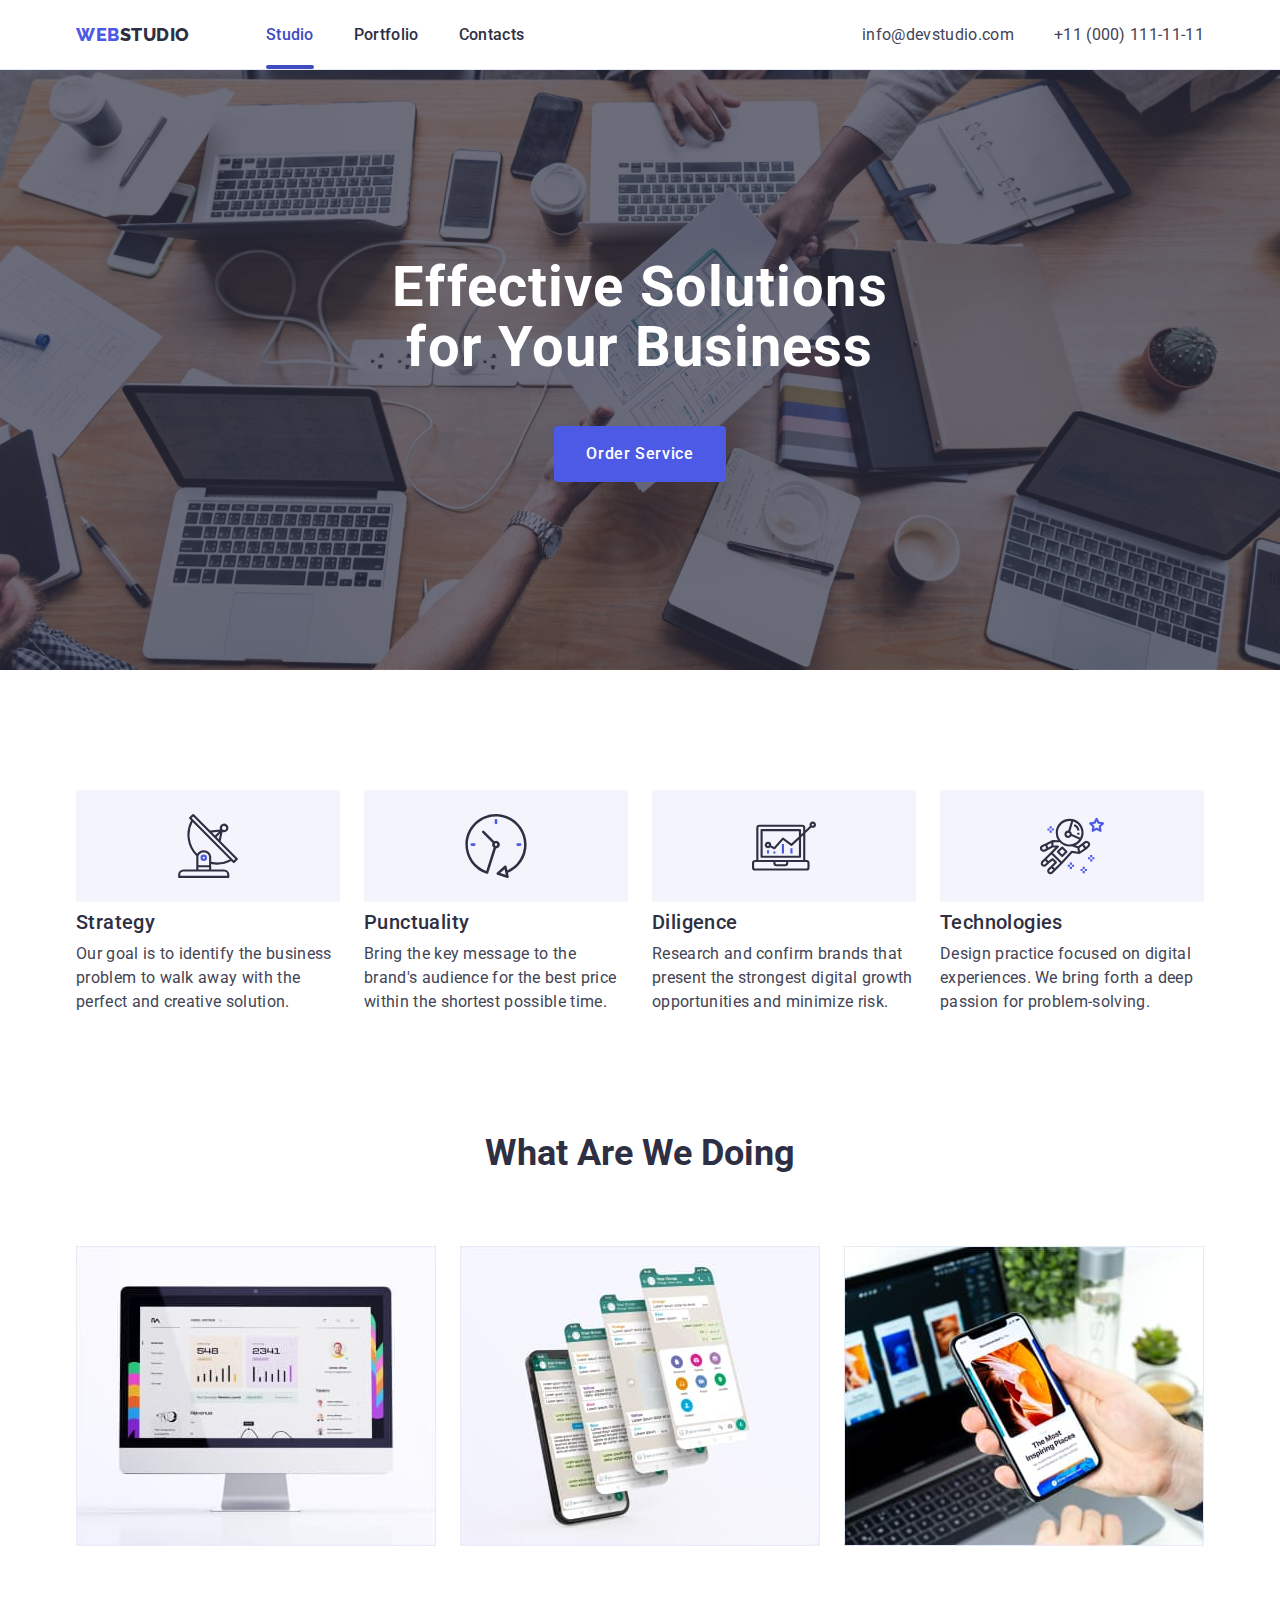
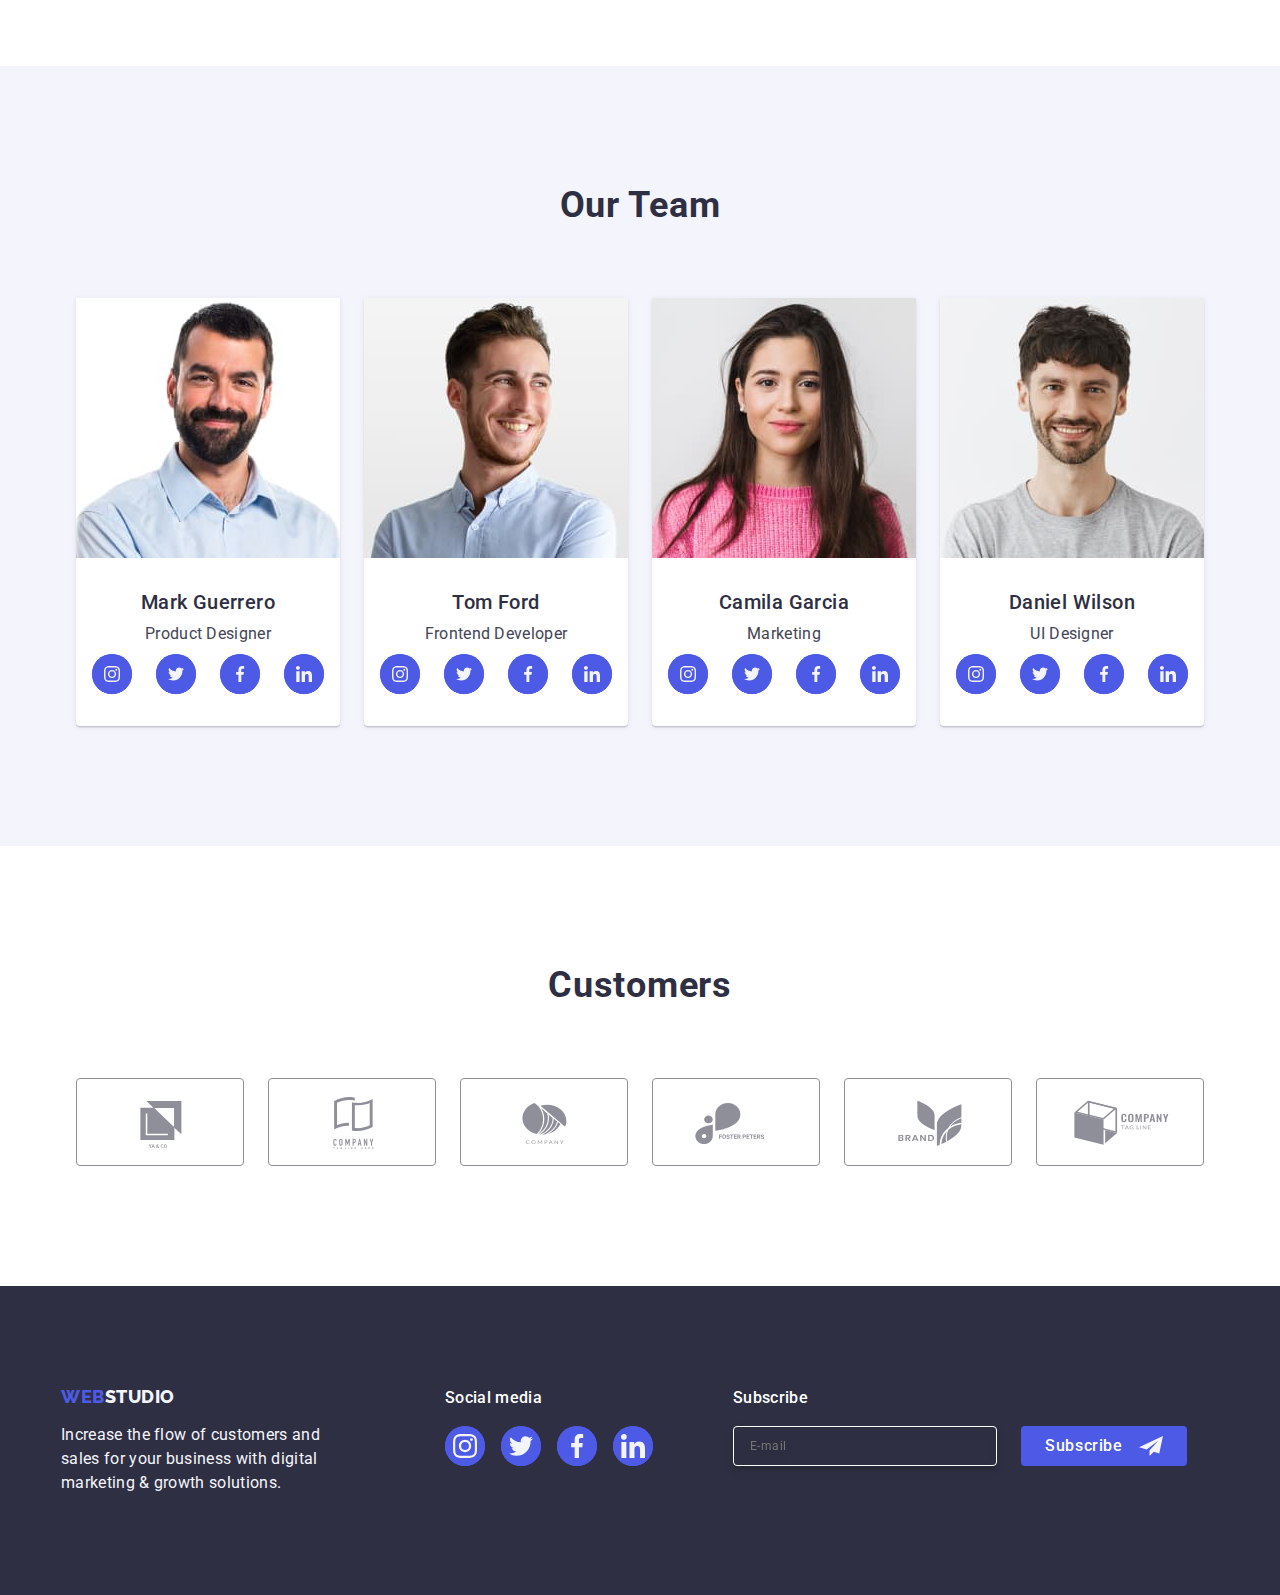
<file: index.html>
<!DOCTYPE html>
<html lang="en">
  <head>
    <meta charset="UTF-8" />
    <meta name="viewport" content="width=device-width, initial-scale=1.0" />
    <title>Studio</title>
    <link rel="preconnect" href="https://fonts.googleapis.com" />
    <link rel="preconnect" href="https://fonts.gstatic.com" crossorigin />
    <link
      href="https://fonts.googleapis.com/css2?family=Raleway:wght@800&family=Roboto:wght@400;500;700;900&display=swap"
      rel="stylesheet"
    />
    <link
      rel="stylesheet"
      href="https://cdn.jsdelivr.net/npm/modern-normalize@2.0.0/modern-normalize.min.css"
    />
    <link rel="stylesheet" href="./css/styles.css" />
  </head>
  <body>
    <header class="header">
      <div class="container header-container">
        <nav class="header-navigation">
          <a href="./index.html" class="header-logo link">
            Web<span class="header-logo-web link">Studio</span></a
          >

          <ul class="header-menu-list list">
            <li class="header-menu-item">
              <a class="header-menu-link link current" href="./index.html"
                >Studio</a
              >
            </li>
            <li class="header-menu-item">
              <a class="header-menu-link link" href="./portfolio.html"
                >Portfolio</a
              >
            </li>
            <li class="header-menu-item">
              <a class="header-menu-link link" href="">Contacts</a>
            </li>
          </ul>
        </nav>

        <address class="header-address">
          <ul class="header-address-list list">
            <li class="header-address-item">
              <a
                class="header-address-link link"
                href="mailto:info@devstudio.com"
                >info@devstudio.com</a
              >
            </li>
            <li class="header-address-item">
              <a class="header-address-link link" href="tel:+110001111111"
                >+11 (000) 111-11-11</a
              >
            </li>
          </ul>
        </address>
      </div>
    </header>

    <main>
      <section class="hero">
        <div class="container-hero container">
          <h1 class="hero-title">Effective Solutions for Your Business</h1>
          <button type="button" class="hero-btn" data-modal-open>
            Order Service
          </button>
        </div>
      </section>

      <section class="advantages">
        <div class="container">
          <h2 class="visually-hidden">advantages</h2>

          <ul class="advantages-list list">
            <li class="advantages-item">
              <div class="advantages-item-top">
                <svg class="advantages-item-icon" width="64" height="64">
                  <use href="./images/icons.svg#icon-antenna"></use>
                </svg>
              </div>
              <h3 class="advantages-item-title">Strategy</h3>
              <p class="advantages-item-text">
                Our goal is to identify the business problem to walk away with
                the perfect and creative solution.
              </p>
            </li>
            <li class="advantages-item">
              <div class="advantages-item-top">
                <svg class="advantages-item-icon" width="64" height="64">
                  <use href="./images/icons.svg#icon-clock"></use>
                </svg>
              </div>
              <h3 class="advantages-item-title">Punctuality</h3>
              <p class="advantages-item-text">
                Bring the key message to the brand's audience for the best price
                within the shortest possible time.
              </p>
            </li>
            <li class="advantages-item">
              <div class="advantages-item-top">
                <svg class="advantages-item-icon" width="64" height="64">
                  <use href="./images/icons.svg#icon-diagram"></use>
                </svg>
              </div>
              <h3 class="advantages-item-title">Diligence</h3>
              <p class="advantages-item-text">
                Research and confirm brands that present the strongest digital
                growth opportunities and minimize risk.
              </p>
            </li>
            <li class="advantages-item">
              <div class="advantages-item-top">
                <svg class="advantages-item-icon" width="64" height="64">
                  <use href="./images/icons.svg#icon-astronaut"></use>
                </svg>
              </div>
              <h3 class="advantages-item-title">Technologies</h3>
              <p class="advantages-item-text">
                Design practice focused on digital experiences. We bring forth a
                deep passion for problem-solving.
              </p>
            </li>
          </ul>
        </div>
      </section>

      <section class="doing">
        <div class="container">
          <h2 class="doing-title">What are we doing</h2>
          <ul class="doing-list list">
            <li class="doing-item">
              <img
                class="doing-img"
                src="./images/doing-img-1.jpg"
                alt="one monitor"
                width="360"
                height="300"
              />
            </li>
            <li class="doing-item">
              <img
                class="doing-img"
                src="./images/doing-img-2.jpg"
                alt="one phone"
                width="360"
                height="300"
              />
            </li>
            <li class="doing-item">
              <img
                class="doing-img"
                src="./images/doing-img-3.jpg"
                alt="one phone and a laptop"
                width="360"
                height="300"
              />
            </li>
          </ul>
        </div>
      </section>

      <section class="team">
        <div class="container">
          <h2 class="team-title">Our Team</h2>
          <ul class="team-list list">
            <li class="team-item">
              <img
                class="team-img"
                src="./images/team-img-1.jpg"
                alt="man's photo"
                width="264"
                height="260"
              />
              <div class="team-container-box">
                <h3 class="team-subtitle">Mark Guerrero</h3>
                <p class="team-caption">Product Designer</p>

                <ul class="social-list-icon list">
                  <li class="social-item">
                    <a class="social-link link" href="">
                      <svg class="team-social-icon" width="16" height="16">
                        <use href="./images/icons.svg#icon-instagram"></use>
                      </svg>
                    </a>
                  </li>
                  <li class="social-item">
                    <a class="social-link link" href="">
                      <svg class="team-social-icon" width="16" height="16">
                        <use href="./images/icons.svg#icon-twitter"></use>
                      </svg>
                    </a>
                  </li>
                  <li class="social-item">
                    <a class="social-link link" href="">
                      <svg class="team-social-icon" width="16" height="16">
                        <use href="./images/icons.svg#icon-facebook"></use>
                      </svg>
                    </a>
                  </li>
                  <li class="social-item">
                    <a class="social-link link" href="">
                      <svg class="team-social-icon" width="16" height="16">
                        <use href="./images/icons.svg#icon-linkedin"></use>
                      </svg>
                    </a>
                  </li>
                </ul>
              </div>
            </li>
            <li class="team-item">
              <img
                class="team-img"
                src="./images/team-img-2.jpg"
                alt="man's photo"
                width="264"
                height="260"
              />
              <div class="team-container-box">
                <h3 class="team-subtitle">Tom Ford</h3>
                <p class="team-caption">Frontend Developer</p>

                <ul class="social-list-icon list">
                  <li class="social-item">
                    <a class="social-link link" href="">
                      <svg class="team-social-icon" width="16" height="16">
                        <use href="./images/icons.svg#icon-instagram"></use>
                      </svg>
                    </a>
                  </li>
                  <li class="social-item">
                    <a class="social-link link" href="">
                      <svg class="team-social-icon" width="16" height="16">
                        <use href="./images/icons.svg#icon-twitter"></use>
                      </svg>
                    </a>
                  </li>
                  <li class="social-item">
                    <a class="social-link link" href="">
                      <svg class="team-social-icon" width="16" height="16">
                        <use href="./images/icons.svg#icon-facebook"></use>
                      </svg>
                    </a>
                  </li>
                  <li class="social-item">
                    <a class="social-link link" href="">
                      <svg class="team-social-icon" width="16" height="16">
                        <use href="./images/icons.svg#icon-linkedin"></use>
                      </svg>
                    </a>
                  </li>
                </ul>
              </div>
            </li>
            <li class="team-item">
              <img
                class="team-img"
                src="./images/team-img-3.jpg"
                alt="girl's photo"
                width="264"
                height="260"
              />
              <div class="team-container-box">
                <h3 class="team-subtitle">Camila Garcia</h3>
                <p class="team-caption">Marketing</p>

                <ul class="social-list-icon list">
                  <li class="social-item">
                    <a class="social-link link" href="">
                      <svg class="team-social-icon" width="16" height="16">
                        <use href="./images/icons.svg#icon-instagram"></use>
                      </svg>
                    </a>
                  </li>
                  <li class="social-item">
                    <a class="social-link link" href="">
                      <svg class="team-social-icon" width="16" height="16">
                        <use href="./images/icons.svg#icon-twitter"></use>
                      </svg>
                    </a>
                  </li>
                  <li class="social-item">
                    <a class="social-link link" href="">
                      <svg class="team-social-icon" width="16" height="16">
                        <use href="./images/icons.svg#icon-facebook"></use>
                      </svg>
                    </a>
                  </li>
                  <li class="social-item">
                    <a class="social-link link" href="">
                      <svg class="team-social-icon" width="16" height="16">
                        <use href="./images/icons.svg#icon-linkedin"></use>
                      </svg>
                    </a>
                  </li>
                </ul>
              </div>
            </li>
            <li class="team-item">
              <img
                class="team-img"
                src="./images/team-img-4.jpg"
                alt="man's photo"
                width="264"
                height="260"
              />

              <div class="team-container-box">
                <h3 class="team-subtitle">Daniel Wilson</h3>
                <p class="team-caption">UI Designer</p>

                <ul class="social-list-icon list">
                  <li class="social-item">
                    <a class="social-link link" href="">
                      <svg class="team-social-icon" width="16" height="16">
                        <use href="./images/icons.svg#icon-instagram"></use>
                      </svg>
                    </a>
                  </li>
                  <li class="social-item">
                    <a class="social-link link" href="">
                      <svg class="team-social-icon" width="16" height="16">
                        <use href="./images/icons.svg#icon-twitter"></use>
                      </svg>
                    </a>
                  </li>
                  <li class="social-item">
                    <a class="social-link link" href="">
                      <svg class="team-social-icon" width="16" height="16">
                        <use href="./images/icons.svg#icon-facebook"></use>
                      </svg>
                    </a>
                  </li>
                  <li class="social-item">
                    <a class="social-link link" href="">
                      <svg class="team-social-icon" width="16" height="16">
                        <use href="./images/icons.svg#icon-linkedin"></use>
                      </svg>
                    </a>
                  </li>
                </ul>
              </div>
            </li>
          </ul>
        </div>
      </section>
      <section class="customers">
        <div class="container">
          <h2 class="customers-title">Customers</h2>

          <ul class="customers-list list">
            <li class="customers-item">
              <a class="customers-item-link" href="./index.html">
                <svg class="customers-item-icon" width="104" height="56">
                  <use href="./images/icons.svg#icon-logo-1"></use>
                </svg>
              </a>
            </li>
            <li class="customers-item">
              <a class="customers-item-link" href="./index.html">
                <svg class="customers-item-icon" width="104" height="56">
                  <use href="./images/icons.svg#icon-logo-2"></use>
                </svg>
              </a>
            </li>
            <li class="customers-item">
              <a class="customers-item-link" href="./index.html">
                <svg class="customers-item-icon" width="104" height="56">
                  <use href="./images/icons.svg#icon-logo-3"></use>
                </svg>
              </a>
            </li>
            <li class="customers-item">
              <a class="customers-item-link" href="./index.html">
                <svg class="customers-item-icon" width="104" height="56">
                  <use href="./images/icons.svg#icon-logo-4"></use>
                </svg>
              </a>
            </li>
            <li class="customers-item">
              <a class="customers-item-link" href="./index.html">
                <svg class="customers-item-icon" width="104" height="56">
                  <use href="./images/icons.svg#icon-logo-5"></use>
                </svg>
              </a>
            </li>
            <li class="customers-item">
              <a class="customers-item-link" href="./index.html">
                <svg class="customers-item-icon" width="104" height="56">
                  <use href="./images/icons.svg#icon-logo-6"></use>
                </svg>
              </a>
            </li>
          </ul>
        </div>
      </section>
    </main>

    <footer class="footer">
      <div class="container footer-container">
        <div class="footer-container-wrap">
          <a class="fotter-link link" href="./index.html"
            >Web<span class="fotter-link-web">Studio</span>
          </a>
          <p class="fotter-caption">
            Increase the flow of customers and sales for your business with
            digital marketing & growth solutions.
          </p>
        </div>

        <div class="container-social-link">
          <p class="media-title">Social media</p>
          <ul class="social-list-iconf list">
            <li class="footer-social-item">
              <a class="social-links link" href="">
                <svg class="fotter-social-icon" width="24" height="24">
                  <use href="./images/icons.svg#icon-instagram"></use>
                </svg>
              </a>
            </li>
            <li class="footer-social-item">
              <a class="social-links link" href="">
                <svg class="fotter-social-icon" width="24" height="24">
                  <use href="./images/icons.svg#icon-twitter"></use>
                </svg>
              </a>
            </li>
            <li class="footer-social-item">
              <a class="social-links link" href="">
                <svg class="fotter-social-icon" width="24" height="24">
                  <use href="./images/icons.svg#icon-facebook"></use>
                </svg>
              </a>
            </li>
            <li class="footer-social-item">
              <a class="social-links link" href="">
                <svg class="fotter-social-icon" width="24" height="24">
                  <use href="./images/icons.svg#icon-linkedin"></use>
                </svg>
              </a>
            </li>
          </ul>
        </div>
        <div class="footer-subscri">
          <p class="footer-subscri-title">Subscribe</p>
          <form class="footer-subscri-form">
            <label aria-label="footer email input" class="footer-label">
              <input
                type="email"
                name="footer-email"
                placeholder="E-mail"
                class="footer-input"
              />
            </label>
            <button type="submit" class="footer-subscri-btn">
              Subscribe
              <svg class="frame fotter-social-icon" width="24" height="24">
                <use href="./images/icons.svg#icon-frame"></use>
              </svg>
            </button>
          </form>
        </div>
      </div>
    </footer>
    <div class="backdrop is-hidden" data-modal>
      <div class="modal">
        <button type="button" class="modal-close-btn" data-modal-close>
          <svg class="backdrop-social-icon" width="8" height="8">
            <use href="./images/icons.svg#icon-close-black"></use>
          </svg>
        </button>
        <p class="modal-title">Leave your contacts and we will call you back</p>
        <form class="modal-form">
          <div class="modal-field">
            <label for="user-name" class="modal-form-label">Name</label>
            <div class="modal-input-wrap">
              <input
                class="modal-form-input"
                type="text"
                name="user-name"
                id="user-name"
              />
              <svg class="modal-icon" width="18" height="24">
                <use href="./images/icons.svg#icon-person-black"></use>
              </svg>
            </div>
          </div>
          <div class="modal-field">
            <label for="user-tel" class="modal-form-label">Phone</label>
            <div class="modal-input-wrap">
              <input
                class="modal-form-input"
                type="tel"
                name="user-tel"
                id="user-tel"
              />
              <svg class="modal-icon" width="18" height="24">
                <use href="./images/icons.svg#icon-phone-black"></use>
              </svg>
            </div>
          </div>
          <div class="modal-field">
            <label for="user-email" class="modal-form-label">Email</label>
            <div class="modal-input-wrap">
              <input
                class="modal-form-input"
                type="email"
                name="user-email"
                id="user-email"
              />
              <svg class="modal-icon" width="18" height="24">
                <use href="./images/icons.svg#icon-email-black"></use>
              </svg>
            </div>
          </div>
          <div class="modal-field-comment">
            <label for="user-comment" class="modal-form-label">Comment</label>
            <textarea
              name="user-comment"
              id="user-comment"
              class="modal-comment"
              placeholder="Text input"
            ></textarea>
          </div>

          <div class="modal-field-checkbox">
            <input
              type="checkbox"
              id="user-privacy"
              name="user-privacy"
              value="true"
              class="modal-check visually-hidden"
            />
            <label for="user-privacy" class="modal-check-text">
              <span class="modal-check-span">
                <svg class="check-icon" width="10" height="8">
                  <use href="./images/icons.svg#icon-policy-click"></use>
                </svg>
              </span>
              I accept the terms and conditions of the
              <a class="modal-check-link" href="">Privacy Policy</a></label
            >
          </div>

          <button class="modal-form-btn" type="submit">Send</button>
        </form>
      </div>
    </div>
    <script src="./js/modal.js"></script>
  </body>
</html>
</file>
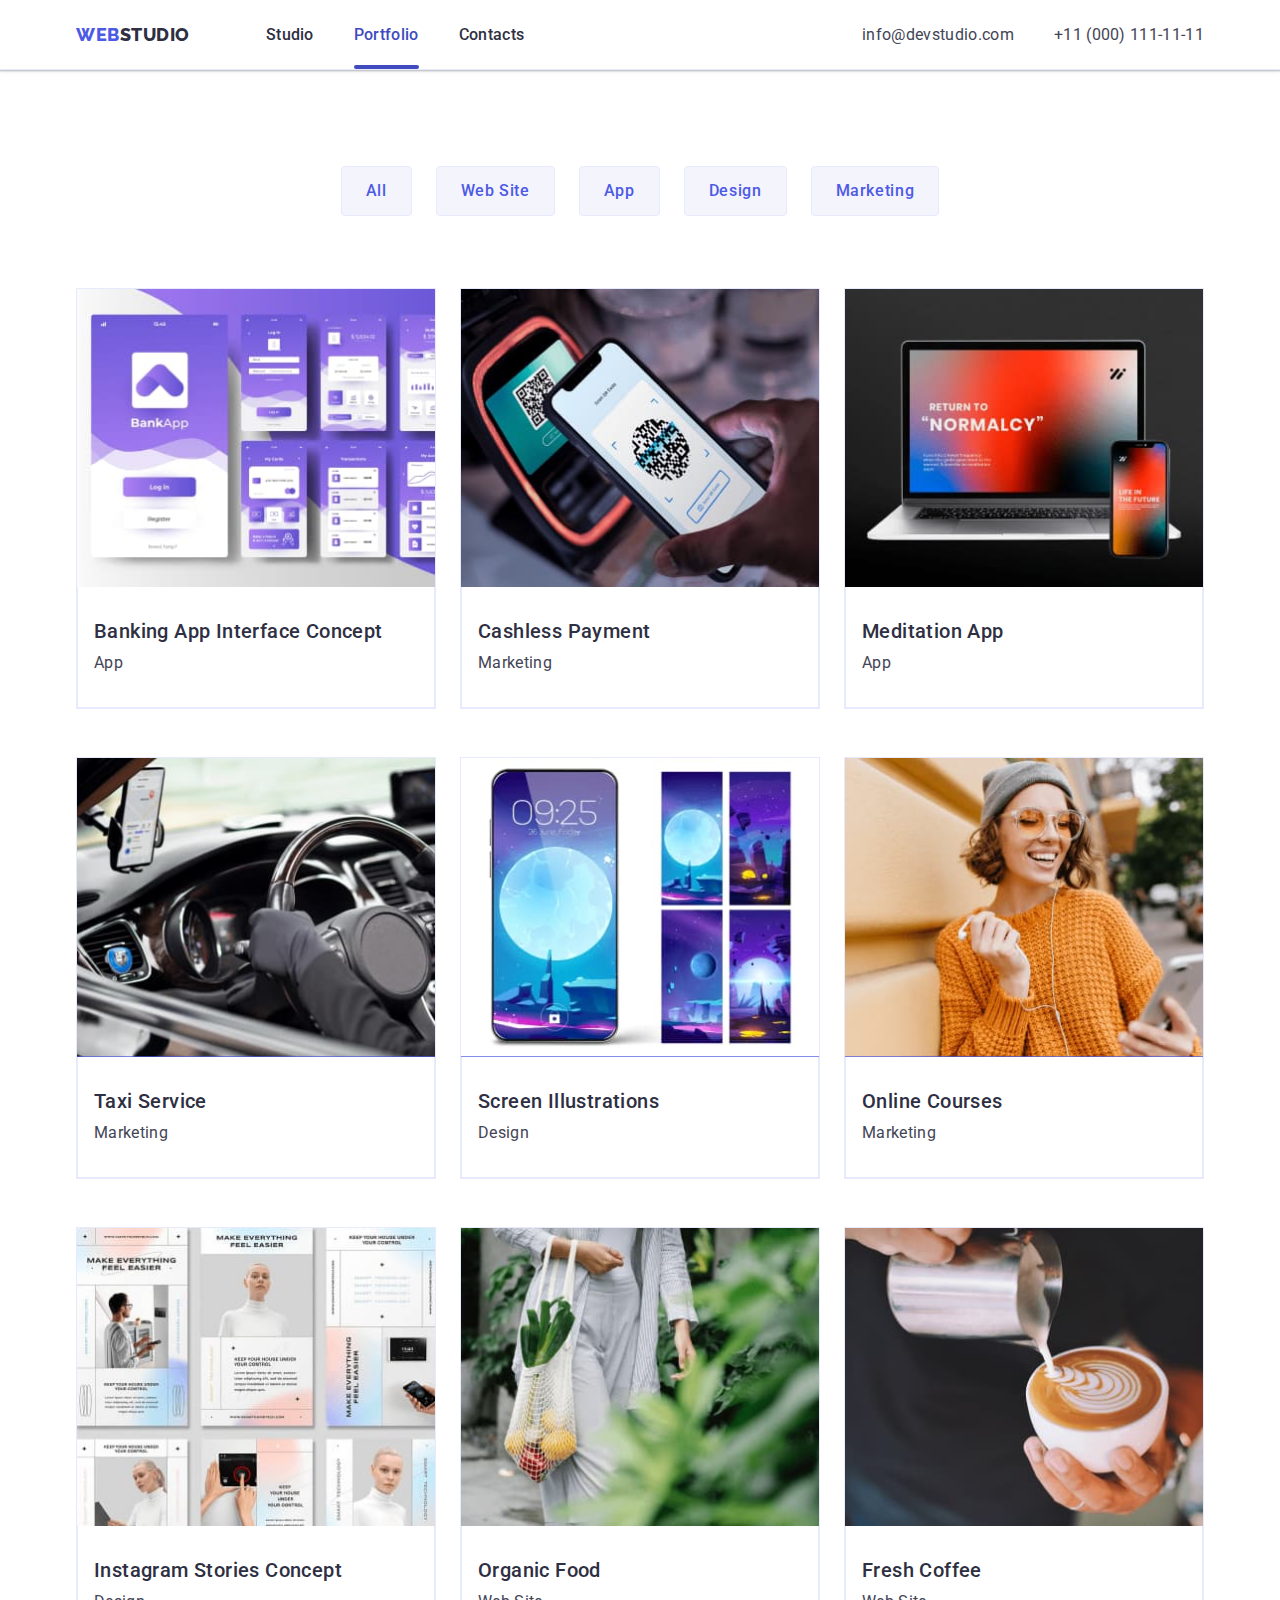
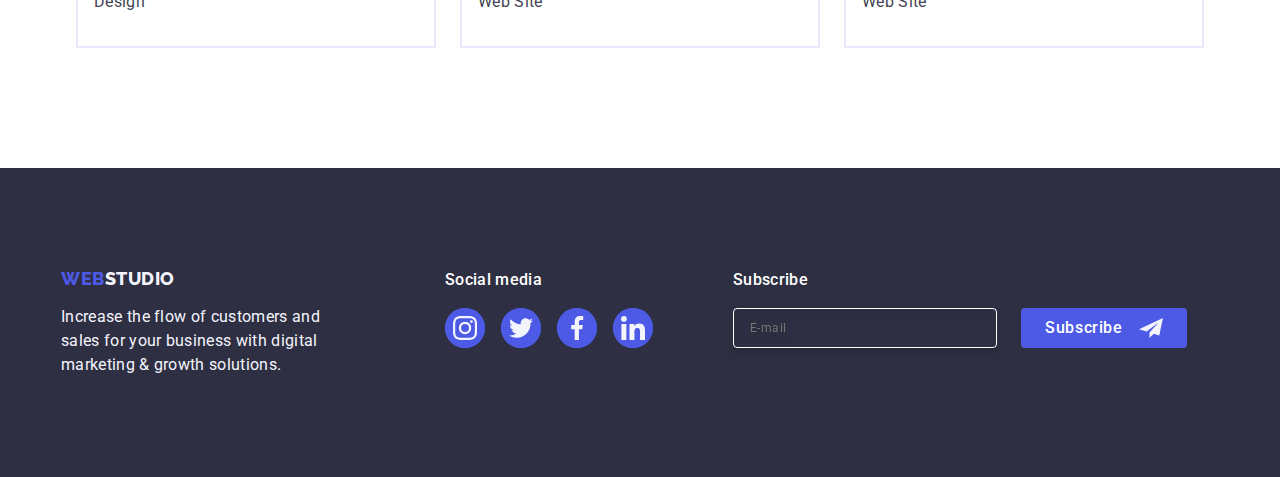
<file: portfolio.html>
<!DOCTYPE html>
<html lang="en">
  <head>
    <meta charset="UTF-8" />
    <meta name="viewport" content="width=device-width, initial-scale=1.0" />
    <title>Studio</title>
    <link rel="preconnect" href="https://fonts.googleapis.com" />
    <link rel="preconnect" href="https://fonts.gstatic.com" crossorigin />
    <link
      href="https://fonts.googleapis.com/css2?family=Raleway:wght@800&family=Roboto:wght@400;500;700;900&display=swap"
      rel="stylesheet"
    />
    <link
      rel="stylesheet"
      href="https://cdn.jsdelivr.net/npm/modern-normalize@2.0.0/modern-normalize.min.css"
    />
    <link rel="stylesheet" href="./css/styles.css" />
  </head>
  <body>
    <header class="header">
      <div class="container header-container">
        <nav class="header-navigation">
          <a href="./index.html" class="header-logo link">
            Web<span class="header-logo-web link">Studio</span></a
          >

          <ul class="header-menu-list list">
            <li class="header-menu-item">
              <a class="header-menu-link link" href="./index.html">Studio</a>
            </li>
            <li class="header-menu-item">
              <a class="header-menu-link link current" href="./portfolio.html"
                >Portfolio</a
              >
            </li>
            <li class="header-menu-item">
              <a class="header-menu-link link" href="">Contacts</a>
            </li>
          </ul>
        </nav>

        <address class="header-address">
          <ul class="header-address-list list">
            <li class="header-address-item">
              <a
                class="header-address-link link"
                href="mailto:info@devstudio.com"
                >info@devstudio.com</a
              >
            </li>
            <li class="header-address-item">
              <a class="header-address-link link" href="tel:+110001111111"
                >+11 (000) 111-11-11</a
              >
            </li>
          </ul>
        </address>
      </div>
    </header>
    <main>
      <section class="portfolio">
        <div class="container">
          <h1 class="visually-hidden">Portfolio</h1>

          <ul class="portfolio-list-btn list">
            <li class="portfolio-item-btn">
              <button type="button" class="portfolio-btn">All</button>
            </li>
            <li class="portfolio-item-btn">
              <button type="button" class="portfolio-btn">Web Site</button>
            </li>
            <li class="portfolio-item-btn">
              <button type="button" class="portfolio-btn">App</button>
            </li>
            <li class="portfolio-item-btn">
              <button type="button" class="portfolio-btn">Design</button>
            </li>
            <li class="portfolio-item-btn">
              <button type="button" class="portfolio-btn">Marketing</button>
            </li>
          </ul>

          <ul class="portfolio-list list">
            <li class="portfolio-item">
              <a class="portfolio-link link" href="">
                <div class="portfolio-cover-wrap">
                  <img
                    src="./images/portfolio-img-1.jpg"
                    alt="Banking App Interface Concept"
                    width="360"
                    height="300"
                    class="portfolio-img"
                  />

                  <p class="portfolio-cover-text">
                    14 Stylish and User-Friendly App Design Concepts · Task
                    Manager App · Calorie Tracker App · Exotic Fruit Ecommerce
                    App · Cloud Storage App
                  </p>
                </div>
                <div class="portfolio-container-wrap">
                  <h2 class="portfolio-item-title">
                    Banking App Interface Concept
                  </h2>
                  <p class="portfolio-item-caption">App</p>
                </div>
              </a>
            </li>
            <li class="portfolio-item">
              <a class="portfolio-link link" href="">
                <div class="portfolio-cover-wrap">
                  <img
                    src="./images/portfolio-img-2.jpg"
                    alt="Banking App Interface Concept"
                    width="360"
                    height="300"
                    class="portfolio-img"
                  />

                  <p class="portfolio-cover-text">
                    14 Stylish and User-Friendly App Design Concepts · Task
                    Manager App · Calorie Tracker App · Exotic Fruit Ecommerce
                    App · Cloud Storage App
                  </p>
                </div>
                <div class="portfolio-container-wrap">
                  <h2 class="portfolio-item-title">Cashless Payment</h2>
                  <p class="portfolio-item-caption">Marketing</p>
                </div>
              </a>
            </li>
            <li class="portfolio-item">
              <a class="portfolio-link link" href="">
                <div class="portfolio-cover-wrap">
                  <img
                    src="./images/portfolio-img-3.jpg"
                    alt="Banking App Interface Concept"
                    width="360"
                    height="300"
                    class="portfolio-img"
                  />

                  <p class="portfolio-cover-text">
                    14 Stylish and User-Friendly App Design Concepts · Task
                    Manager App · Calorie Tracker App · Exotic Fruit Ecommerce
                    App · Cloud Storage App
                  </p>
                </div>
                <div class="portfolio-container-wrap">
                  <h2 class="portfolio-item-title">Meditation App</h2>
                  <p class="portfolio-item-caption">App</p>
                </div>
              </a>
            </li>
            <li class="portfolio-item">
              <a class="portfolio-link link" href="">
                <div class="portfolio-cover-wrap">
                  <img
                    src="./images/portfolio-img-4.jpg"
                    alt="Banking App Interface Concept"
                    width="360"
                    height="300"
                    class="portfolio-img"
                  />

                  <p class="portfolio-cover-text">
                    14 Stylish and User-Friendly App Design Concepts · Task
                    Manager App · Calorie Tracker App · Exotic Fruit Ecommerce
                    App · Cloud Storage App
                  </p>
                </div>
                <div class="portfolio-container-wrap">
                  <h2 class="portfolio-item-title">Taxi Service</h2>
                  <p class="portfolio-item-caption">Marketing</p>
                </div>
              </a>
            </li>
            <li class="portfolio-item">
              <a class="portfolio-link link" href="">
                <div class="portfolio-cover-wrap">
                  <img
                    src="./images/portfolio-img-5.jpg"
                    alt="Banking App Interface Concept"
                    width="360"
                    height="300"
                    class="portfolio-img"
                  />

                  <p class="portfolio-cover-text">
                    14 Stylish and User-Friendly App Design Concepts · Task
                    Manager App · Calorie Tracker App · Exotic Fruit Ecommerce
                    App · Cloud Storage App
                  </p>
                </div>
                <div class="portfolio-container-wrap">
                  <h2 class="portfolio-item-title">Screen Illustrations</h2>
                  <p class="portfolio-item-caption">Design</p>
                </div>
              </a>
            </li>
            <li class="portfolio-item">
              <a class="portfolio-link link" href="">
                <div class="portfolio-cover-wrap">
                  <img
                    src="./images/portfolio-img-6.jpg"
                    alt="Banking App Interface Concept"
                    width="360"
                    height="300"
                    class="portfolio-img"
                  />

                  <p class="portfolio-cover-text">
                    14 Stylish and User-Friendly App Design Concepts · Task
                    Manager App · Calorie Tracker App · Exotic Fruit Ecommerce
                    App · Cloud Storage App
                  </p>
                </div>
                <div class="portfolio-container-wrap">
                  <h2 class="portfolio-item-title">Online Courses</h2>
                  <p class="portfolio-item-caption">Marketing</p>
                </div>
              </a>
            </li>
            <li class="portfolio-item">
              <a class="portfolio-link link" href="">
                <div class="portfolio-cover-wrap">
                  <img
                    src="./images/portfolio-img-7.jpg"
                    alt="Banking App Interface Concept"
                    width="360"
                    height="300"
                    class="portfolio-img"
                  />

                  <p class="portfolio-cover-text">
                    14 Stylish and User-Friendly App Design Concepts · Task
                    Manager App · Calorie Tracker App · Exotic Fruit Ecommerce
                    App · Cloud Storage App
                  </p>
                </div>
                <div class="portfolio-container-wrap">
                  <h2 class="portfolio-item-title">
                    Instagram Stories Concept
                  </h2>
                  <p class="portfolio-item-caption">Design</p>
                </div>
              </a>
            </li>
            <li class="portfolio-item">
              <a class="portfolio-link link" href="">
                <div class="portfolio-cover-wrap">
                  <img
                    src="./images/portfolio-img-8.jpg"
                    alt="Banking App Interface Concept"
                    width="360"
                    height="300"
                    class="portfolio-img"
                  />

                  <p class="portfolio-cover-text">
                    14 Stylish and User-Friendly App Design Concepts · Task
                    Manager App · Calorie Tracker App · Exotic Fruit Ecommerce
                    App · Cloud Storage App
                  </p>
                </div>
                <div class="portfolio-container-wrap">
                  <h2 class="portfolio-item-title">Organic Food</h2>
                  <p class="portfolio-item-caption">Web Site</p>
                </div>
              </a>
            </li>
            <li class="portfolio-item">
              <a class="portfolio-link link" href="">
                <div class="portfolio-cover-wrap">
                  <img
                    src="./images/portfolio-img-9.jpg"
                    alt="Banking App Interface Concept"
                    width="360"
                    height="300"
                    class="portfolio-img"
                  />

                  <p class="portfolio-cover-text">
                    14 Stylish and User-Friendly App Design Concepts · Task
                    Manager App · Calorie Tracker App · Exotic Fruit Ecommerce
                    App · Cloud Storage App
                  </p>
                </div>
                <div class="portfolio-container-wrap">
                  <h2 class="portfolio-item-title">Fresh Coffee</h2>
                  <p class="portfolio-item-caption">Web Site</p>
                </div>
              </a>
            </li>
          </ul>
        </div>
      </section>
    </main>
    <footer class="footer">
      <div class="container footer-container">
        <div class="footer-container-wrap">
          <a class="fotter-link link" href="./index.html"
            >Web<span class="fotter-link-web">Studio</span>
          </a>
          <p class="fotter-caption">
            Increase the flow of customers and sales for your business with
            digital marketing & growth solutions.
          </p>
        </div>

        <div class="container-social-link">
          <p class="media-title">Social media</p>
          <ul class="social-list-iconf list">
            <li class="footer-social-item">
              <a class="social-links link" href="">
                <svg class="fotter-social-icon" width="24" height="24">
                  <use href="./images/icons.svg#icon-instagram"></use>
                </svg>
              </a>
            </li>
            <li class="footer-social-item">
              <a class="social-links link" href="">
                <svg class="fotter-social-icon" width="24" height="24">
                  <use href="./images/icons.svg#icon-twitter"></use>
                </svg>
              </a>
            </li>
            <li class="footer-social-item">
              <a class="social-links link" href="">
                <svg class="fotter-social-icon" width="24" height="24">
                  <use href="./images/icons.svg#icon-facebook"></use>
                </svg>
              </a>
            </li>
            <li class="footer-social-item">
              <a class="social-links link" href="">
                <svg class="fotter-social-icon" width="24" height="24">
                  <use href="./images/icons.svg#icon-linkedin"></use>
                </svg>
              </a>
            </li>
          </ul>
        </div>
        <div class="footer-subscri">
          <p class="footer-subscri-title">Subscribe</p>
          <form class="footer-subscri-form">
            <label aria-label="footer email input" class="footer-label">
              <input
                type="email"
                name="footer-email"
                placeholder="E-mail"
                class="footer-input"
              />
            </label>
            <button type="submit" class="footer-subscri-btn">
              Subscribe
              <svg class="frame fotter-social-icon" width="24" height="24">
                <use href="./images/icons.svg#icon-frame"></use>
              </svg>
            </button>
          </form>
        </div>
      </div>
    </footer>
  </body>
</html>
</file>
<file: css/styles.css>
:root {
  --ocean: #404bbf;
  --green: #31d0aa;
  --slate: #434455;
  --light-slate: #8e8f99;
  --cornflower: #e7e9fc;
  --cloud: #f4f4fd;
  --navy-blue: #2e2f42;
  --grey: #2e2f42;
  --white: #ffffff;
  --dairy: #fcfcfc;
  --iris: #4d5ae5;
}

/**----------------------------RESET START---------------------------*/
body {
  font-family: "Roboto", sans-serif;
  background-color: #ffffff;
  color: #434455;
}

.link {
  text-decoration: none;
}

.list {
  list-style-type: none;
}

* {
  box-sizing: border-box;
}

P,
h1,
h2,
h3,
h4,
h5,
h6 {
  margin-top: 0;
  margin-bottom: 0;
}

ul,
ol {
  padding-left: 0;
  margin-top: 0;
  margin-bottom: 0;
}

img {
  display: block;
  max-width: 100%;
  height: auto;
}

.visually-hidden {
  position: absolute;
  width: 1px;
  height: 1px;
  margin: -1px;
  border: 0;
  padding: 0;
  white-space: nowrap;
  clip-path: inset(100%);
  clip: rect(0 0 0 0);
  overflow: hidden;
}

/**----------------------------COMPONENTS STYLES---------------------------*/

.container {
  /* width: 100%; */
  width: 1158px;
  padding-left: 15px;
  padding-right: 15px;
  margin: 0 auto;
  /* outline: 2px solid red; */
}

/**----------------------------HEADER---------------------------*/

.header {
  padding-left: 15px;
  padding-right: 15px;
  border-bottom: 1px solid var(--cornflower, #e7e9fc);
  background: var(--white, #fff);
  box-shadow: 0px 2px 1px rgba(46, 47, 66, 0.08),
    0px 1px 1px rgba(46, 47, 66, 0.16), 0px 1px 6px rgba(46, 47, 66, 0.08);
}

.header-container {
  display: flex;
  align-items: center;
}

.container-hero {
}

.header-navigation {
  display: flex;
  align-items: center;
}

.header-logo {
  color: #4d5ae5;
  font-family: "Raleway", sans-serif;
  font-size: 18px;
  font-weight: 800;
  line-height: 1.17; /* 116.667% */
  letter-spacing: 0.03em;
  text-transform: uppercase;
  margin-right: 76px;
  padding-top: 24px;
  padding-bottom: 24px;
}

.header-logo-web {
  color: #2e2f42;
  text-shadow: 0px 4px 4px 0px rgba(0, 0, 0, 0.25);
  font-family: "Raleway", sans-serif;
  font-size: 18px;
  font-weight: 800;
  line-height: 1.17; /* 116.667% */
  letter-spacing: 0.03em;
  text-transform: uppercase;
}

.header-menu-list {
  display: flex;
  align-items: center;
  gap: 40px;
}

.header-menu-item {
}

.header-address-item {
}

.header-menu-link {
  color: var(--navyblue, #2e2f42);
  font-size: 16px;
  font-weight: 500;
  line-height: 1.5; /* 150% */
  letter-spacing: 0.02em;
  padding: 24px 0;
  transition: color 250ms cubic-bezier(0.4, 0, 0.2, 1);
}

.header-address-link:hover,
.header-address-link:focus {
  color: var(--ocean, #404bbf);
}

.header-menu-link:hover,
.header-menu-link:focus {
  color: var(--ocean, #404bbf);
}

.current {
  position: relative;
  color: #404bbf;
}
.current:after {
  content: "";
  display: block;
  position: absolute;
  width: 100%;
  height: 4px;
  border-radius: 2px;
  background: var(--ocean, #404bbf);
  bottom: -1px;
}

address {
  font-style: normal;
  margin-left: auto;
}

.header-address-list {
  display: flex;
  align-items: center;
  gap: 40px;
}

.header-address-item {
  max-width: 153px;
}

.header-address-link {
  font-size: 16px;
  line-height: 1.5;
  letter-spacing: 0.02em;
  text-align: left;
  color: #434455;
  transition: color 250ms cubic-bezier(0.4, 0, 0.2, 1);
}

/**----------------------------HEADER---------------------------*/

/**----------------------------HERO---------------------------*/

.hero {
  max-width: 1440px;
  background-position: center;
  background-color: var(--navyblue, #2e2f42);
  background-image: linear-gradient(
      rgba(46, 47, 66, 0.7),
      rgba(46, 47, 66, 0.7)
    ),
    url(../images/studio-baner-img.jpg);
  background-repeat: no-repeat;
  background-size: cover;
  padding-top: 188px;
  padding-bottom: 188px;
  margin: auto;
}

.hero-title {
  color: var(--white, #fff);
  text-align: center;
  font-size: 56px;
  line-height: 1.07; /* 107.143% */
  letter-spacing: 0.02em;
  max-width: 496px;
  margin: auto;
  margin-bottom: 48px;
}

.hero-btn {
  color: var(--white, #fff);
  font-family: "Roboto", sans-serif;
  font-size: 16px;
  font-weight: 500;
  line-height: 1.5; /* 150% */
  letter-spacing: 0.04em;
  background: var(--iris, #4d5ae5);
  cursor: pointer;
  display: block;
  margin: auto;
  padding: 14px 32px;
  border-radius: 4px;
  border: none;
  min-width: 169px;
  height: 56px;
  transition: background-color 250ms cubic-bezier(0.4, 0, 0.2, 1);
}
.hero-btn:hover {
  background-color: #404bbf;
}
.hero-btn:focus {
  background-color: #404bbf;
}
/**----------------------------HERO---------------------------*/

/**----------------------------ADVANTAGES---------------------------*/

.advantages {
  padding-top: 120px;
  padding-bottom: 120px;
}

.advantages-list {
  display: flex;
  gap: 24px;
}

.advantages-item {
  width: calc((100% - 24px * 3) / 4);
}

.advantages-item-top {
  width: 100%;
  height: 112px;
  display: flex;
  align-items: center;
  justify-content: center;
  border-radius: 4px;
  background: var(--cloud, #f4f4fd);
  margin-bottom: 8px;
}

.advantages-item-title {
  color: var(--navyblue, #2e2f42);
  font-size: 20px;
  font-weight: 500;
  line-height: 1.2; /* 120% */
  letter-spacing: 0.02em;
  margin-bottom: 8px;
}
.advantages-item-text {
  color: var(--slate, #434455);
  font-size: 16px;
  line-height: 1.5; /* 150% */
  letter-spacing: 0.02em;
}

/**----------------------------DOING---------------------------*/

.doing {
  background: #fff;
  padding-bottom: 120px;
}
.doing-title {
  color: var(--navyblue, #2e2f42);
  text-align: center;
  font-size: 36px;
  line-height: 1.11; /* 111.111% */
  letter-spacing: 0.02;
  text-transform: capitalize;
  margin-bottom: 72px;
}
.doing-list {
  display: flex;
  gap: 24px;
}

.doing-item {
  width: calc((100% - 24px * 2) / 3);
}
.doing-img {
}

/**----------------------------TEAM---------------------------*/

.team {
  background: var(--cloud, #f4f4fd);
  padding-top: 120px;
  padding-bottom: 120px;
}
.team-title {
  font-size: 36px;
  line-height: 1.11;
  text-align: center;
  letter-spacing: 0.02em;
  text-transform: capitalize;
  color: var(--navyblue, #2e2f42);
  margin-bottom: 72px;
}

.team-list {
  display: flex;
  gap: 24px;
}

.team-item {
  border-radius: 0px 0px 4px 4px;
  background: var(--white, #fff);
  box-shadow: 0px 2px 1px 0px rgba(46, 47, 66, 0.08),
    0px 1px 1px 0px rgba(46, 47, 66, 0.16),
    0px 1px 6px 0px rgba(46, 47, 66, 0.08);
  background-color: #ffffff;
}

.team-img {
}

.team-container-box {
  padding-top: 32px;
  padding-bottom: 32px;
}

.team-subtitle {
  font-weight: 500;
  font-size: 20px;
  line-height: 1.2;
  text-align: center;
  letter-spacing: 0.02em;
  color: var(--navyblue, #2e2f42);
  text-align: center;
  margin-bottom: 8px;
}
.team-caption {
  font-size: 16px;
  line-height: 1.5;
  text-align: center;
  letter-spacing: 0.02em;
  color: var(--slate, #434455);
  text-align: center;
  margin-bottom: 8px;
}

.team-item-link {
}

.social-list-icon {
  display: flex;
  justify-content: center;
  gap: 24px;
}

.social-item {
  width: 40px;
  height: 40px;
  display: flex;
  align-items: center;
  justify-content: center;
  border-radius: 50%;
  background-color: #4d5ae5;
}

.social-link:hover {
  background-color: #404bbf;
}

.social-link:focus {
  background-color: #404bbf;
}

.social-link {
  width: 100%;
  height: 100%;
  display: flex;
  background-color: #4d5ae5;
  border-radius: 50%;
  justify-content: center;
  align-items: center;
  transition: background-color 250ms cubic-bezier(0.4, 0, 0.2, 1);
}

.team-social-icon {
  fill: #f4f4fd;
}

/**----------------------------TEAM---------------------------*/

/**----------------------------CUSTOMERS---------------------------*/

.customers {
  background: #fff;
  padding-top: 120px;
  padding-bottom: 120px;
}

.customers-title {
  color: var(--navyblue, #2e2f42);
  text-align: center;
  font-size: 36px;
  line-height: 1.11;
  letter-spacing: 0.02em;
  text-transform: capitalize;
  margin-bottom: 72px;
}
.customers-list {
  display: flex;
  gap: 24px;
}

.customers-item {
  width: calc((100% - 24px * 5) / 6);
}
.customers-item-link {
  width: 100%;
  height: 88px;
  display: flex;
  align-items: center;
  justify-content: center;
  color: var(--light-slate);
  border-radius: 4px;
  border: 1px solid var(--lightslate, #8e8f99);
  transition: border-color 250ms cubic-bezier(0.4, 0, 0.2, 1),
    color 250ms cubic-bezier(0.4, 0, 0.2, 1);
}

.customers-item-link {
  cursor: pointer;
}

.customers-item-icon {
  fill: currentColor;
  transition: fill 250ms cubic-bezier(0.4, 0, 0.2, 1),
    color 250ms cubic-bezier(0.4, 0, 0.2, 1);
}

.customers-item-link:hover,
.customers-item-link:focus {
  border-color: #404bbf;
  color: #404bbf;
}
.Customers-item-icon {
  fill: currentColor;
}
.customers-list {
}

/**----------------------------CUSTOMERS---------------------------*/

/**----------------------------PORTFOLIO---------------------------*/
.portfolio {
  padding-top: 96px;
  padding-bottom: 120px;
}

.portfolio-list {
  display: flex;
  flex-wrap: wrap;
  gap: 24px;
  row-gap: 48px;
}

.portfolio-item {
  border: 1px solid var(--cornflower, #e7e9fc);
  background: var(--white, #fff);
  width: calc((100% - 48px) / 3);
  position: relative;
}

.portfolio-link {
  transition: box-shadow 250ms cubic-bezier(0.4, 0, 0.2, 1);
  display: block;
}

.portfolio-link:hover,
.portfolio-link:focus {
  /* transform: translateY(0%); */
  box-shadow: 0px 1px 6px rgba(46, 47, 66, 0.08),
    0px 1px 1px rgba(46, 47, 66, 0.16), 0px 2px 1px rgba(46, 47, 66, 0.08);
}

.portfolio-cover-wrap {
  position: relative;
  overflow: hidden;
}

.portfolio-img {
}

/* .portfolio-cover {
  position: absolute;
  top: 0;
  width: 360px;
  height: 300px;
  flex-shrink: 0;
  background: var(--iris, #4d5ae5);
  height: 100%;
  display: flex;
  align-items: center;
  transform: translateY(100%);
  transition: transform 250ms cubic-bezier(0.4, 0, 0.2, 1);
} */

.portfolio-cover-text {
  position: absolute;
  top: 0;
  font-size: 16px;
  line-height: 1.5; /* 150% */
  letter-spacing: 0.02em;
  color: #f4f4fd;
  padding: 40px 32px;
  background-color: #4d5ae5;
  height: 100%;
  width: 100%;
  transform: translateY(100%);
  transition: transform 250ms cubic-bezier(0.4, 0, 0.2, 1);
}
.portfolio-link:hover .portfolio-cover-text,
.portfolio-link:focus .portfolio-cover-text {
  transform: translateY(0%);
}

.portfolio-container-wrap {
  padding: 32px 16px;
  border: 1px solid #e7e9fc;
  border-top: none;
}

.portfolio-list-btn {
  display: flex;
  justify-content: center;
  gap: 24px;
  margin-bottom: 72px;
}

.portfolio-btn {
  color: var(--iris, #4d5ae5);
  background-color: #f4f4fd;
  font-family: "Roboto", sans-serif;
  font-size: 16px;
  font-weight: 500;
  line-height: 1.5; /* 150% */
  letter-spacing: 0.04em;
  cursor: pointer;

  border-radius: 4px;
  padding: 12px 24px;
  border: 1px solid var(--cornflower, #e7e9fc);
  transition: color 250ms cubic-bezier(0.4, 0, 0.2, 1),
    background-color 250ms cubic-bezier(0.4, 0, 0.2, 1),
    border-color 250ms cubic-bezier(0.4, 0, 0.2, 1),
    box-shadow 250ms cubic-bezier(0.4, 0, 0.2, 1);
}

.portfolio-btn:hover,
.portfolio-btn:focus {
  color: #ffffff;
  background-color: #404bbf;
  border: 1px solid transparent;
  box-shadow: 0px 3px 1px rgba(0, 0, 0, 0.1), 0px 2px 1px rgba(0, 0, 0, 0.08),
    0px 2px 2px rgba(0, 0, 0, 0.12);
}

.portfolio-item-title {
  color: var(--navyblue, #2e2f42);
  font-family: Roboto;
  font-size: 20px;
  font-weight: 500;
  line-height: 1.2;
  letter-spacing: 0.02em;
  margin-bottom: 8px;
}

.portfolio-item-caption {
  color: var(--slate, #434455);
  font-family: Roboto;
  font-size: 16px;
  line-height: 1.5;
  letter-spacing: 0.02em;
}

/**----------------------------PORTFOLIO---------------------------*/

/**----------------------------FOOTER---------------------------*/
.footer {
  background: #2e2f42;
  padding-top: 100px;
  padding-bottom: 100px;
}

.fotter-link {
  color: var(--iris, #4d5ae5);
  font-family: "Raleway", sans-serif;
  font-size: 18px;
  font-weight: 800;
  line-height: 1.17;
  letter-spacing: 0.03em;
  text-transform: uppercase;
  display: inline-block;
  margin-bottom: 16px;
}

.fotter-link-web {
  color: #f4f4fd;
}

.fotter-caption {
  color: var(--cloud, #f4f4fd);
  font-size: 16px;
  line-height: 1.5;
  letter-spacing: 0.02em;
  max-width: 264px;
}

.footer-container {
  display: flex;
  padding: 0;
  align-items: baseline;
}

.footer-container-wrap {
  margin-right: 120px;
}

.container-social-link {
  width: 208px;
  height: 80px;
  /* outline: 2px solid red; */
  /* margin-left: 120px; */
}

.media-title {
  color: var(--white, #fff);
  font-size: 16px;
  font-weight: 500;
  line-height: 1.5;
  letter-spacing: 0.02em;
  margin-bottom: 16px;
}

.social-list-iconf {
  display: flex;
  justify-content: center;
  align-items: center;
  gap: 16px;
}

.footer-social-item {
  width: 40px;
  height: 40px;
  display: flex;
  align-items: center;
  justify-content: center;
  border-radius: 50%;
  background-color: #4d5ae5;
  transition: background-color 250ms cubic-bezier(0.4, 0, 0.2, 1);
  width: calc((100% - 48px) / 4);
}

.social-links {
  width: 100%;
  height: 100%;
  display: flex;
  background-color: #4d5ae5;
  border-radius: 50%;
  justify-content: center;
  align-items: center;
  transition: background-color 250ms cubic-bezier(0.4, 0, 0.2, 1);
}

.social-links:hover,
.social-links:focus {
  background-color: #31d0aa;
  background-color: #31d0aa;
}

.fotter-social-icon {
  transition: fill 250ms cubic-bezier(0.4, 0, 0.2, 1),
    color 250ms cubic-bezier(0.4, 0, 0.2, 1);
}

.fotter-social-icon {
  fill: #f4f4fd;
}

.footer-subscri {
  margin-left: 80px;
  /* display: flex;
  /* justify-content: space-between; */
  /* align-items: center; */ */
}

.footer-subscri-title {
  color: var(--white, #fff);
  font-size: 16px;
  font-weight: 500;
  line-height: 1.5; /* 150% */
  letter-spacing: 0.02em;
  margin-bottom: 16px;
}

.footer-subscri-form {
  display: flex;
  gap: 24px;
}

.footer-label {
  /* margin-right: 24px; */
  
}

.footer-input {
  width: 264px;
  height: 40px;
  padding-left: 16px;
  padding-right: 16px;
  border-radius: 4px;
  border: 1px solid var(--white, #fff);
  box-shadow: 0px 4px 4px 0px rgba(0, 0, 0, 0.15);
  color: var(--white, #fff);
  font-size: 12px;
  line-height: 1.5;
  letter-spacing: 0.04em; 
  filter: drop-shadow(0px 4px 4px rgba(0, 0, 0, 0.15));
  background-color: transparent;
}

.footer-input::placeholder {
  font-size: 12px;
  line-height: 2; /* 200% */
  letter-spacing: 0.04em;
  color #ffffff;
}

.footer-subscri-btn {
  display: inline-flex;
  padding: 8px 24px;
  min-width: 165px;
  height: 40px;
  justify-content: center;
  align-items: center;
  border-radius: 4px;
  background: var(--iris, #4D5AE5);
  color: var(--white, #FFF);
  text-align: center;
  font-size: 16px;
  font-weight: 500;
  line-height: 1.5; /* 150% */
  letter-spacing: 0.04em;
  border: none;
  cursor: pointer;
}

.frame {
  margin-left: 16px;
}

/**----------------------------FOOTER---------------------------*/

/**----------------------------BACKDROP---------------------------*/

.backdrop {
  position: fixed;
  width: 100%;
  height: 100%;
  background: var(--navyblue-modal, rgba(46, 47, 66, 0.4));
  top: 0;
  transition: opacity 250ms cubic-bezier(0.4, 0, 0.2, 1),
    visibility 250ms cubic-bezier(0.4, 0, 0.2, 1);
}

.modal {
  position: absolute;
  top: 50%;
  left: 50%;
  transform: translate(-50%, -50%);
  width: 408px;
  min-height: 584px;
  border-radius: 4px;
  background: var(--dairy, #fcfcfc);
  box-shadow: 0px 2px 1px 0px rgba(0, 0, 0, 0.2),
    0px 1px 3px 0px rgba(0, 0, 0, 0.12), 0px 1px 1px 0px rgba(0, 0, 0, 0.14);
  transition: transform 250ms cubic-bezier(0.4, 0, 0.2, 1);
  padding: 24px;
  padding-top: 72px;
}

.modal-close-btn {
  position: absolute;
  padding: 0;
  top: 24px;
  right: 24px;
  width: 24px;
  height: 24px;
  display: flex;
  align-items: center;
  justify-content: center;
  fill: var(--cornflower, #e7e9fc);
  stroke-width: 1px;
  stroke: rgba(0, 0, 0, 0.1);
  border-radius: 50%;
  /* border: none; */
  background-color: #e7e9fc;
  border: 1px solid rgba(0, 0, 0, 0.1);
  transition: background-color 250ms cubic-bezier(0.4, 0, 0.2, 1),
    border 250ms cubic-bezier(0.4, 0, 0.2, 1);
  cursor: pointer;
}

.modal-close-btn:hover,
.modal-close-btn:focus {
  background-color: var(--ocean);
  fill: var(--white);
  background-color: var(--ocean);
  fill: var(--white);
  border: none;
}

.modal-close-btn {
  fill: #2e2f42;
}

.backdrop-social-icon:hover,
.backdrop-social-icon:focus {
  fill: var(--white);
  fill: var(--white);
}

.backdrop-social-icon {
  transition: fill 250ms cubic-bezier(0.4, 0, 0.2, 1);
}

.is-hidden {
  opacity: 0;
  visibility: hidden;
  pointer-events: none;
}
.modal-title {
  color: var(--navyblue, #2e2f42);
  text-align: center;
  font-size: 16px;
  font-weight: 500;
  line-height: 1.5; /* 150% */
  letter-spacing: 0.02em;
  margin-bottom: 16px;
}

.modal-form {
}

.modal-field {
  margin-bottom: 8px;
}

.modal-form-label {
  display: flex;
  display: block;
  margin-bottom: 4px;
  flex-direction: column;
  color: var(--lightslate, #8e8f99);
  font-size: 12px;
  line-height: 1.17; /* 116.667% */
  letter-spacing: 0.04em;
}

.modal-form-input {
  width: 100%;
  height: 40px;
  /* margin-top: 4px; */
  padding-left: 38px;
  padding-right: 24px;
  background-color: transparent;
  border-radius: 4px;
  border: 1px solid var(--navyblue-modal, rgba(46, 47, 66, 0.4));
  outline: transparent;
  transition: border-color 250ms cubic-bezier(0.4, 0, 0.2, 1);
}

.modal-form-input:focus {
  border-color: #4d5ae5;
}
.modal-form-input:focus + .modal-icon {
  fill: #4d5ae5;
  transition: fill 250ms cubic-bezier(0.4, 0, 0.2, 1);
}

.modal-field-comment {
  margin-bottom: 16px;
}

.modal-input-wrap {
  position: relative;
}

.modal-icon {
  fill: #2e2f42;
  position: absolute;
  left: 16px;
  top: 50%;
  transform: translateY(-50%);
}

.modal-comment {
  width: 100%;
  height: 120px;
  border-radius: 4px;
  border: 1px solid var(--navyblue-modal, rgba(46, 47, 66, 0.4));
  background-color: transparent;
  outline: transparent;
  color: var(--navyblue-modal, rgba(46, 47, 66, 0.4));
  /* Small Text */
  font-size: 12px;
  line-height: 1.17; /* 116.667% */
  letter-spacing: 0.04em;
  padding: 8px 16px;
  resize: none;
  transition: border-color 250ms cubic-bezier(0.4, 0, 0.2, 1);
}

.modal-comment:focus {
  border-color: #4d5ae5;
}

.modal-field-checkbox {
  margin-bottom: 24px;
}

.modal-check:checked + .modal-check-text span {
  background-color: #404bbf;
  border: none;
  fill: var(--cloud, #f4f4fd);
  transition: background-color 250ms cubic-bezier(0.4, 0, 0.2, 1),
    border 250ms cubic-bezier(0.4, 0, 0.2, 1);
}

.modal-check:focus + .modal-check-text span {
  border-color: #404bbf;
  transition: border 250ms cubic-bezier(0.4, 0, 0.2, 1);
}

.modal-check-text {
  color: var(--lightslate, #8e8f99);
  /* Small Text */
  font-size: 12px;
  line-height: 1.17; /* 116.667% */
  letter-spacing: 0.04em;

  align-items: center;
}

.modal-check-span {
  width: 16px;
  height: 16px;
  border-radius: 2px;
  border: 1px solid var(--navyblue-modal, rgba(46, 47, 66, 0.4));
  margin-right: 8px;
  display: inline-flex;
  align-items: center;
  justify-content: center;
  fill: transparent;
  transition: background-color 250ms cubic-bezier(0.4, 0, 0.2, 1),
    border 250ms cubic-bezier(0.4, 0, 0.2, 1),
    fill 250ms cubic-bezier(0.4, 0, 0.2, 1);
}

.modal-check-link {
  color: var(--iris, #4d5ae5);
  /* Link Text */
  font-size: 12px;
  line-height: 1.3;
  letter-spacing: 0.04em;
  text-decoration-line: underline;
  margin-left: 5px;
  /* transition: color 250ms cubic-bezier(0.4, 0, 0.2, 1); */
}

/* .modal-check-link :hover,
.modal-form-btn:focus {
  color: #404bbf;
} */

.modal-form-btn {
  color: var(--white, #fff);
  text-align: center;
  font-size: 16px;
  font-weight: 500;
  line-height: 1.5; /* 150% */
  letter-spacing: 0.04em;
  width: 105px;
  border-radius: 4px;
  background: var(--iris, #4d5ae5);
  box-shadow: 0px 4px 4px 0px rgba(0, 0, 0, 0.15);
  padding: 16px 32px;
  border: none;
  display: block;
  margin: auto;
  cursor: pointer;
  min-width: 169px;
  height: 56px;
  transition: background-color 250ms cubic-bezier(0.4, 0, 0.2, 1);
}

/* .bt {
  margin-top: 16px;
  margin-bottom: 24px;
} */

.modal-form-btn:hover,
.modal-form-btn:focus {
  background-color: #404bbf;
}

/**----------------------------BACKDROP---------------------------*/
</file>
